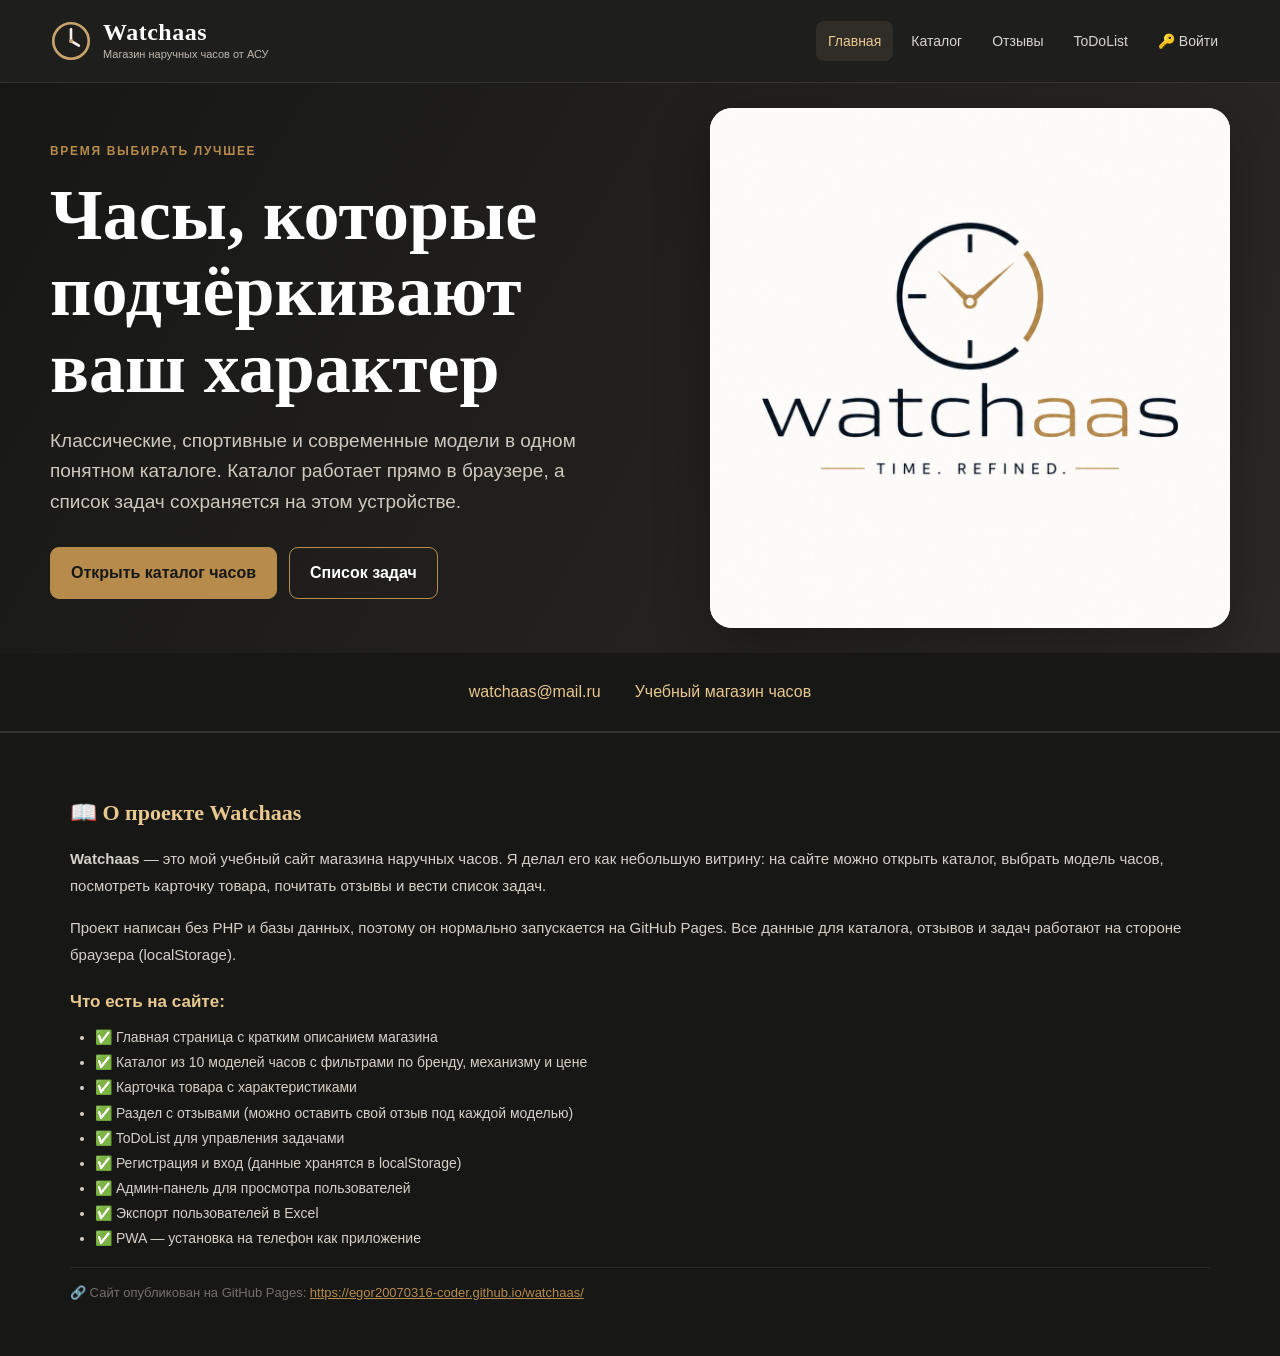
<file: index.html>
<!doctype html>
<html lang="ru">
<head>
  <meta charset="UTF-8">
  <meta name="viewport" content="width=device-width, initial-scale=1">
  <meta name="description" content="Приложение магазина часов Watchaas">
  <meta name="theme-color" content="#171716">
  <meta name="mobile-web-app-capable" content="yes">
  <meta name="apple-mobile-web-app-capable" content="yes">
  <meta name="apple-mobile-web-app-title" content="Watchaas">
  <link rel="manifest" href="manifest.json">
  <link rel="apple-touch-icon" href="assets/img/icons/pwa-icon-192.png">
  <link rel="stylesheet" href="assets/css/style.css">
  <script src="assets/js/database.js" defer></script>
  <script src="assets/js/auth.js" defer></script>
  <script src="assets/js/app.js" defer></script>
  <title>Watchaas</title>
</head>
<body>
  <header class="site-header">
    <div class="container header-inner">
      <a class="brand" href="#home" data-tab="home">
        <img src="assets/img/logo.svg" alt="" width="42" height="42">
        <span><strong>Watchaas</strong><small>Магазин наручных часов от АСУ</small></span>
      </a>
      <button class="menu-toggle" type="button" aria-expanded="false" aria-controls="mainNav">Меню</button>
      <nav id="mainNav" class="main-nav" aria-label="Основная навигация">
        <a class="active" href="#home" data-tab="home">Главная</a>
        <a href="#catalog" data-tab="catalog">Каталог</a>
        <a href="#reviews" data-tab="reviews">Отзывы</a>
        <a href="#todo" data-tab="todo">ToDoList</a>
        <a id="authLink" href="login.html" class="login-link">🔑 Войти</a>
      </nav>
    </div>
  </header>

  <main>
    <section class="hero tab-section active" id="home">
      <div class="container hero-grid">
        <div>
          <span class="eyebrow">Время выбирать лучшее</span>
          <h1>Часы, которые подчёркивают ваш характер</h1>
          <p>Классические, спортивные и современные модели в одном понятном каталоге. Каталог работает прямо в браузере, а список задач сохраняется на этом устройстве.</p>
          <div class="button-row">
            <a class="button" href="#catalog" data-tab="catalog">Открыть каталог часов</a>
            <a class="button button--ghost" href="#todo" data-tab="todo">Список задач</a>
          </div>
        </div>
        <a class="hero__logo-link" href="#catalog" data-tab="catalog" aria-label="Открыть каталог часов">
          <img class="hero__logo" src="assets/img/watchaas-logo.png" alt="Watchaas">
        </a>
      </div>
    </section>

    <section class="section tab-section" id="catalog">
      <div class="container">
        <div class="page-heading">
          <span class="eyebrow">Коллекция Watchaas</span>
          <h1>Каталог часов</h1>
          <p>Все цены и модели приведены в учебных целях. Нажмите на карточку, чтобы открыть подробности.</p>
        </div>
        <div class="catalog-layout">
          <aside class="filters">
            <form id="catalogFilters">
              <h2>Фильтры</h2>
              <label>Поиск<input id="searchFilter" placeholder="Модель или бренд"></label>
              <label>Бренд<select id="brandFilter"><option value="">Все бренды</option></select></label>
              <label>Механизм<select id="mechanismFilter"><option value="">Все</option><option>Кварцевый</option><option>Механический</option><option>Электронный</option></select></label>
              <div class="form-row">
                <label>Цена от<input type="number" id="minPriceFilter" min="0"></label>
                <label>до<input type="number" id="maxPriceFilter" min="0"></label>
              </div>
              <label>Сортировка<select id="sortFilter"><option value="">По умолчанию</option><option value="price_asc">Сначала дешевле</option><option value="price_desc">Сначала дороже</option></select></label>
              <button class="button" type="reset">Сбросить фильтры</button>
            </form>
          </aside>
          <section>
            <div class="results" id="productCount"><b>Найдено: 10</b></div>
            <div class="product-grid product-grid--catalog" id="productGrid"></div>
          </section>
        </div>
      </div>
    </section>

    <section class="section tab-section" id="product">
      <div class="container">
        <a class="back-link" href="#catalog" data-tab="catalog">← Назад в каталог</a>
        <div id="productDetail"></div>
      </div>
    </section>

    <section class="section tab-section" id="reviews">
      <div class="container">
        <div class="page-heading">
          <span class="eyebrow">Отзывы покупателей</span>
          <h1>Отзывы</h1>
        </div>
        <div class="reviews-layout">
          <div>
            <div class="review-grid" id="reviewList"></div>
          </div>
          <aside class="form-card">
            <h2>Фильтр отзывов</h2>
            <label>Дата<input type="date" id="reviewDateFilter"></label>
            <label>Сортировка<select id="reviewSort"><option value="desc">Новые сверху</option><option value="asc">Старые сверху</option></select></label>
            <button class="button" type="button" id="resetReviewFilter">Сбросить</button>
          </aside>
        </div>
      </div>
    </section>

    <section class="section tab-section" id="todo">
      <div class="container">
        <div class="page-heading">
          <span class="eyebrow">LocalStorage</span>
          <h1>ToDoList</h1>
        </div>
        <div class="todo-layout">
          <form class="form-card" id="todoForm">
            <h2>Новая задача</h2>
            <label>Название<input id="todoTitle" type="text" placeholder="Например: выбрать подарок" required></label>
            <label>Дата<input id="todoDate" type="date" required></label>
            <button class="button" type="submit">Добавить</button>
          </form>
          <section>
            <div class="todo-toolbar">
              <label>Фильтр по дате<input type="date" id="todoDateFilter"></label>
              <label>Сортировка<select id="todoSort"><option value="">По умолчанию</option><option value="asc">Дата вверх</option><option value="desc">Дата вниз</option></select></label>
            </div>
            <div class="task-list" id="todoList"></div>
          </section>
        </div>
      </div>
    </section>
  </main>

  <footer class="site-footer">
    <div class="container footer-contacts">
      <span>watchaas@mail.ru</span>
      <span>Учебный магазин часов</span>
    </div>
  </footer>

  <!-- ============================================================ -->
  <!-- ОПИСАНИЕ ПРОЕКТА — БУДЕТ В САМОМ НИЗУ СТРАНИЦЫ -->
  <!-- ============================================================ -->
  <div style="background: #171716; color: #d5d0c8; padding: 40px 0; border-top: 2px solid #34322f;">
    <div class="container" style="max-width: 1180px; margin: 0 auto; padding: 0 20px;">
      <h3 style="color: #e8c88e; font-size: 22px; margin-bottom: 15px; font-family: Georgia, serif;">📖 О проекте Watchaas</h3>
      
      <p style="font-size: 15px; line-height: 1.8; margin-bottom: 10px;">
        <strong>Watchaas</strong> — это мой учебный сайт магазина наручных часов. 
        Я делал его как небольшую витрину: на сайте можно открыть каталог, выбрать модель часов, 
        посмотреть карточку товара, почитать отзывы и вести список задач.
      </p>
      
      <p style="font-size: 15px; line-height: 1.8; margin-bottom: 15px;">
        Проект написан без PHP и базы данных, поэтому он нормально запускается на GitHub Pages. 
        Все данные для каталога, отзывов и задач работают на стороне браузера (localStorage).
      </p>
      
      <h4 style="color: #e8c88e; font-size: 17px; margin: 20px 0 10px 0;">Что есть на сайте:</h4>
      <ul style="padding-left: 25px; margin: 0 0 15px 0; line-height: 1.8; font-size: 14px;">
        <li>✅ Главная страница с кратким описанием магазина</li>
        <li>✅ Каталог из 10 моделей часов с фильтрами по бренду, механизму и цене</li>
        <li>✅ Карточка товара с характеристиками</li>
        <li>✅ Раздел с отзывами (можно оставить свой отзыв под каждой моделью)</li>
        <li>✅ ToDoList для управления задачами</li>
        <li>✅ Регистрация и вход (данные хранятся в localStorage)</li>
        <li>✅ Админ-панель для просмотра пользователей</li>
        <li>✅ Экспорт пользователей в Excel</li>
        <li>✅ PWA — установка на телефон как приложение</li>
      </ul>
      
      <p style="font-size: 13px; color: #746f68; margin-top: 15px; border-top: 1px solid #2a2826; padding-top: 15px;">
        🔗 Сайт опубликован на GitHub Pages: 
        <a href="https://egor20070316-coder.github.io/watchaas/" style="color: #b68b4c; text-decoration: underline;">
          https://egor20070316-coder.github.io/watchaas/
        </a>
      </p>
    </div>
  </div>

  <script>
    (function checkAuthStatus() {
        const savedUser = localStorage.getItem('watchaas_current_user');
        const authLink = document.getElementById('authLink');
        if (savedUser) {
            try {
                const user = JSON.parse(savedUser);
                authLink.innerHTML = `👤 ${user.name} (выйти)`;
                authLink.href = '#';
                authLink.style.color = 'var(--color-accent)';
                authLink.addEventListener('click', function(e) {
                    e.preventDefault();
                    localStorage.removeItem('watchaas_current_user');
                    window.location.href = 'index.html';
                });
            } catch {}
        }
    })();
  </script>
</body>
</html>
</file>
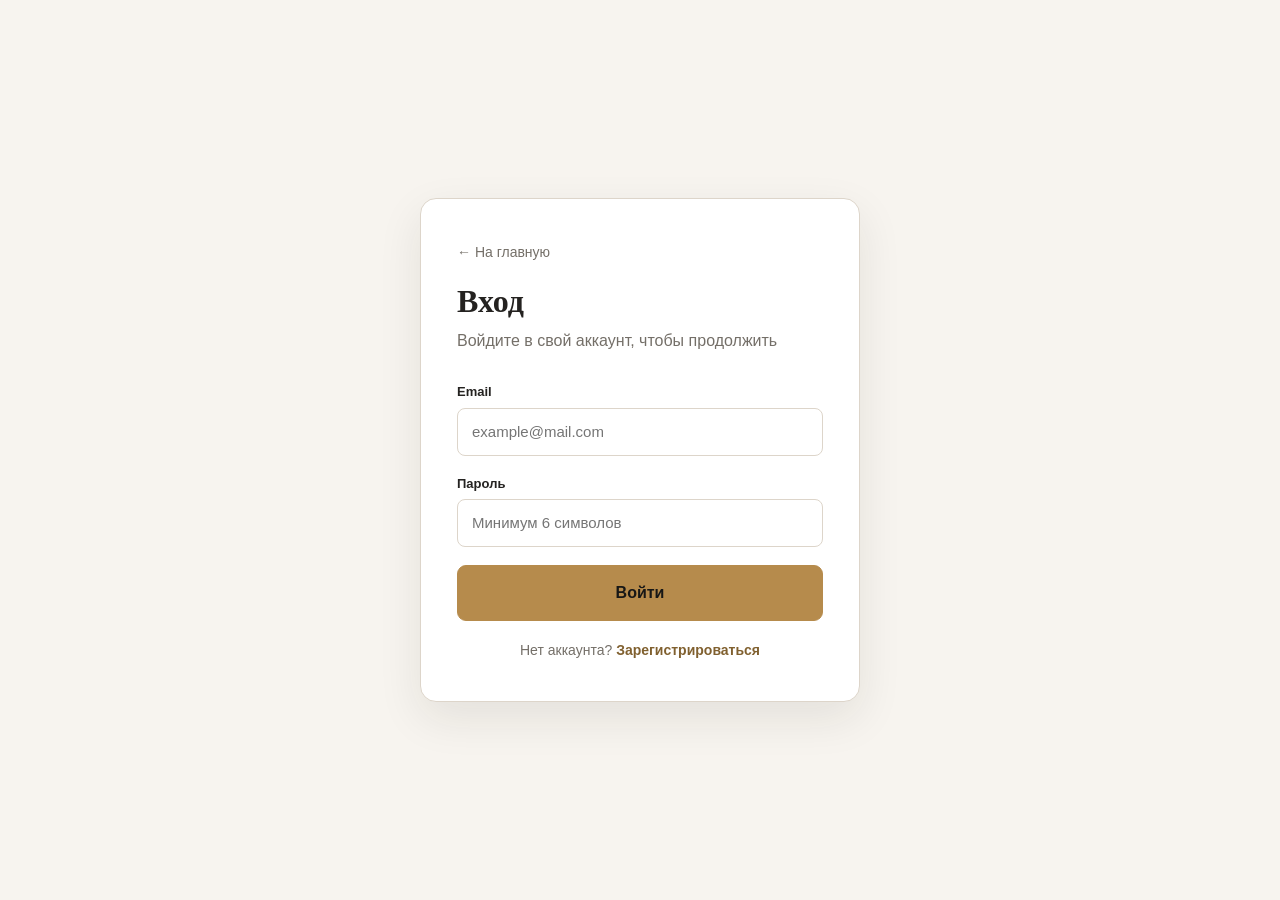
<file: login.html>
<!DOCTYPE html>
<html lang="ru">
<head>
    <meta charset="UTF-8" />
    <meta name="viewport" content="width=device-width, initial-scale=1.0" />
    <title>Вход / Регистрация — Watchaas</title>
    <link rel="stylesheet" href="assets/css/style.css" />
    <style>
        .auth-page {
            min-height: 100vh;
            display: flex;
            align-items: center;
            justify-content: center;
            background: var(--color-bg);
            padding: 30px;
        }
        .auth-container {
            max-width: 440px;
            width: 100%;
            background: var(--color-surface);
            border-radius: var(--radius);
            padding: 40px 36px;
            box-shadow: var(--shadow);
            border: 1px solid var(--color-border);
        }
        .auth-container h1 {
            font: 700 32px Georgia, serif;
            margin: 0 0 8px;
        }
        .auth-container p {
            color: var(--color-muted);
            margin: 0 0 28px;
        }
        .auth-container .form-group {
            margin-bottom: 18px;
        }
        .auth-container label {
            display: block;
            font-weight: 700;
            font-size: 13px;
            margin-bottom: 5px;
        }
        .auth-container input {
            width: 100%;
            padding: 11px 14px;
            border: 1px solid var(--color-border);
            border-radius: 8px;
            font-size: 15px;
            background: #fff;
            box-sizing: border-box;
        }
        .auth-container input:focus {
            outline: 3px solid rgba(182, 139, 76, 0.22);
            border-color: var(--color-accent);
        }
        .auth-container .button {
            width: 100%;
            justify-content: center;
            padding: 14px;
            font-size: 16px;
        }
        .auth-container .switch-link {
            text-align: center;
            margin-top: 18px;
            font-size: 14px;
            color: var(--color-muted);
        }
        .auth-container .switch-link a {
            color: var(--color-accent-dark);
            font-weight: 700;
            cursor: pointer;
        }
        .auth-container .switch-link a:hover {
            text-decoration: underline;
        }
        .auth-container .error-msg {
            background: #fde8e6;
            color: var(--color-danger);
            padding: 10px 14px;
            border-radius: 8px;
            font-size: 14px;
            margin-bottom: 16px;
            display: none;
        }
        .auth-container .success-msg {
            background: #e6f4e8;
            color: #2a7a4a;
            padding: 10px 14px;
            border-radius: 8px;
            font-size: 14px;
            margin-bottom: 16px;
            display: none;
        }
        .auth-container .hidden {
            display: none !important;
        }
        .back-to-site {
            display: inline-block;
            margin-bottom: 20px;
            color: var(--color-muted);
            font-size: 14px;
        }
        .back-to-site:hover {
            color: var(--color-accent-dark);
        }
    </style>
</head>
<body>

<div class="auth-page">
    <div class="auth-container">

        <a href="index.html" class="back-to-site">← На главную</a>

        <h1 id="form-title">Вход</h1>
        <p id="form-subtitle">Войдите в свой аккаунт, чтобы продолжить</p>

        <div id="error-msg" class="error-msg"></div>
        <div id="success-msg" class="success-msg"></div>

        <form id="auth-form">

            <div id="name-field" class="form-group hidden">
                <label for="fullname">Имя</label>
                <input type="text" id="fullname" placeholder="Введите ваше имя" autocomplete="name" />
            </div>

            <div class="form-group">
                <label for="email">Email</label>
                <input type="email" id="email" placeholder="example@mail.com" required autocomplete="email" />
            </div>

            <div class="form-group">
                <label for="password">Пароль</label>
                <input type="password" id="password" placeholder="Минимум 6 символов" required minlength="6" autocomplete="current-password" />
            </div>

            <button type="submit" class="button" id="submit-btn">Войти</button>

        </form>

        <div class="switch-link">
            <span id="switch-text">Нет аккаунта?</span>
            <a id="switch-link">Зарегистрироваться</a>
        </div>

    </div>
</div>

<!-- ВЕСЬ КОД ВСТРОЕН ПРЯМО СЮДА -->
<script>
// ============================================================
// database.js — ВСТРОЕННЫЙ
// ============================================================
const DB = {
    STORAGE_KEY: 'watchaas_users',
    getUsers() {
        try {
            const data = localStorage.getItem(this.STORAGE_KEY);
            return data ? JSON.parse(data) : [];
        } catch {
            return [];
        }
    },
    saveUsers(users) {
        localStorage.setItem(this.STORAGE_KEY, JSON.stringify(users));
    },
    findByEmail(email) {
        const users = this.getUsers();
        return users.find(u => u.email.toLowerCase() === email.toLowerCase());
    },
    authenticate(email, password) {
        const users = this.getUsers();
        return users.find(u => 
            u.email.toLowerCase() === email.toLowerCase() && 
            u.password === password
        );
    },
    register(name, email, password) {
        if (this.findByEmail(email)) {
            return { success: false, error: 'Пользователь с таким email уже существует' };
        }
        const users = this.getUsers();
        const newUser = {
            id: Date.now().toString(),
            name: name.trim(),
            email: email.trim().toLowerCase(),
            password: password,
            createdAt: new Date().toISOString()
        };
        users.push(newUser);
        this.saveUsers(users);
        return { success: true, user: newUser };
    },
    count() {
        return this.getUsers().length;
    },
    clearAll() {
        localStorage.removeItem(this.STORAGE_KEY);
    }
};
console.log('✅ DB загружена');

// ============================================================
// auth.js — ВСТРОЕННЫЙ
// ============================================================
let currentUser = null;

// Получаем элементы
const form = document.getElementById('auth-form');
const formTitle = document.getElementById('form-title');
const formSubtitle = document.getElementById('form-subtitle');
const submitBtn = document.getElementById('submit-btn');
const switchLink = document.getElementById('switch-link');
const switchText = document.getElementById('switch-text');
const nameField = document.getElementById('name-field');
const fullnameInput = document.getElementById('fullname');
const emailInput = document.getElementById('email');
const passwordInput = document.getElementById('password');
const errorMsg = document.getElementById('error-msg');
const successMsg = document.getElementById('success-msg');

let currentMode = 'login';

function switchMode(mode) {
    currentMode = mode;
    if (mode === 'login') {
        formTitle.textContent = 'Вход';
        formSubtitle.textContent = 'Войдите в свой аккаунт, чтобы продолжить';
        submitBtn.textContent = 'Войти';
        switchText.textContent = 'Нет аккаунта?';
        switchLink.textContent = 'Зарегистрироваться';
        nameField.classList.add('hidden');
        fullnameInput.removeAttribute('required');
        passwordInput.setAttribute('autocomplete', 'current-password');
    } else {
        formTitle.textContent = 'Регистрация';
        formSubtitle.textContent = 'Создайте аккаунт, чтобы пользоваться всеми функциями';
        submitBtn.textContent = 'Зарегистрироваться';
        switchText.textContent = 'Уже есть аккаунт?';
        switchLink.textContent = 'Войти';
        nameField.classList.remove('hidden');
        fullnameInput.setAttribute('required', 'required');
        passwordInput.setAttribute('autocomplete', 'new-password');
    }
    hideMessages();
}

function showError(msg) {
    errorMsg.textContent = msg;
    errorMsg.style.display = 'block';
    successMsg.style.display = 'none';
}

function showSuccess(msg) {
    successMsg.textContent = msg;
    successMsg.style.display = 'block';
    errorMsg.style.display = 'none';
}

function hideMessages() {
    errorMsg.style.display = 'none';
    successMsg.style.display = 'none';
}

// Обработка формы
form.addEventListener('submit', function(e) {
    e.preventDefault();
    hideMessages();

    const email = emailInput.value.trim();
    const password = passwordInput.value.trim();

    if (!email || !password) {
        showError('Пожалуйста, заполните все поля');
        return;
    }

    if (password.length < 6) {
        showError('Пароль должен содержать минимум 6 символов');
        return;
    }

    if (currentMode === 'login') {
        // ВХОД
        const user = DB.authenticate(email, password);
        if (user) {
            currentUser = user;
            showSuccess(`Добро пожаловать, ${user.name}! 🎉`);
            localStorage.setItem('watchaas_current_user', JSON.stringify(user));
            setTimeout(() => {
                window.location.href = 'index.html';
            }, 1000);
        } else {
            showError('Неверный email или пароль. Попробуйте снова.');
        }
    } else {
        // РЕГИСТРАЦИЯ
        const name = fullnameInput.value.trim();
        if (!name) {
            showError('Пожалуйста, введите ваше имя');
            return;
        }

        const result = DB.register(name, email, password);
        if (result.success) {
            showSuccess(`Аккаунт создан! Добро пожаловать, ${name}! 🎉`);
            fullnameInput.value = '';
            emailInput.value = '';
            passwordInput.value = '';
            setTimeout(() => {
                switchMode('login');
                hideMessages();
                emailInput.value = email;
                showSuccess('Теперь вы можете войти в свой аккаунт!');
            }, 1500);
        } else {
            showError(result.error);
        }
    }
});

// Переключение режима
switchLink.addEventListener('click', function(e) {
    e.preventDefault();
    hideMessages();
    if (currentMode === 'login') {
        switchMode('register');
    } else {
        switchMode('login');
    }
});

// Проверка сессии
function checkSession() {
    const savedUser = localStorage.getItem('watchaas_current_user');
    if (savedUser) {
        try {
            currentUser = JSON.parse(savedUser);
            const userInDB = DB.findByEmail(currentUser.email);
            if (userInDB) {
                currentUser = userInDB;
                showSuccess(`Вы уже вошли как ${currentUser.name}`);
                setTimeout(() => {
                    window.location.href = 'index.html';
                }, 1500);
            } else {
                localStorage.removeItem('watchaas_current_user');
                currentUser = null;
            }
        } catch {
            localStorage.removeItem('watchaas_current_user');
            currentUser = null;
        }
    }
}

checkSession();
switchMode('login');
console.log('✅ auth.js загружен');
</script>

</body>
</html>
</file>
<file: assets/css/style.css>
:root{--color-bg:#f7f4ef;--color-surface:#fff;--color-text:#242220;--color-muted:#746f68;--color-accent:#b68b4c;--color-accent-dark:#80602f;--color-border:#ddd5ca;--color-dark:#171716;--color-danger:#a53b35;--shadow:0 16px 45px rgba(35,31,26,.09);--radius:16px}*{box-sizing:border-box}html{scroll-behavior:smooth}body{margin:0;background:var(--color-bg);color:var(--color-text);font:16px/1.6 Arial,sans-serif}img{display:block;max-width:100%}a{color:inherit;text-decoration:none}button,input,select,textarea{font:inherit}.container{width:min(1180px,calc(100% - 40px));margin:auto}.site-header{position:sticky;top:0;z-index:20;background:rgba(23,23,22,.97);color:#fff;border-bottom:1px solid #34322f}.header-inner{min-height:82px;display:flex;align-items:center;justify-content:space-between;gap:24px}.brand{display:flex;align-items:center;gap:11px}.brand span{display:flex;flex-direction:column}.brand strong{font:700 24px Georgia,serif;letter-spacing:.5px}.brand small{color:#bdb8b0;font-size:11px}.main-nav{display:flex;align-items:center;gap:6px}.main-nav a{padding:9px 12px;border-radius:8px;color:#d8d4ce;font-size:14px}.main-nav a:hover,.main-nav a.active{background:#302d29;color:#e8c88e}.menu-toggle{display:none;background:transparent;border:1px solid #665f56;border-radius:8px;color:#fff;padding:8px 12px}.hero{background:linear-gradient(120deg,#171716,#2b2926);color:#fff;overflow:hidden}.hero-grid{display:grid;grid-template-columns:1.05fr .95fr;align-items:center;min-height:570px}.hero h1{font:700 clamp(42px,6vw,72px)/1.06 Georgia,serif;max-width:720px;margin:14px 0 20px}.hero p{color:#cec8bf;max-width:570px;font-size:19px}.eyebrow{color:var(--color-accent);font-weight:700;letter-spacing:.14em;text-transform:uppercase;font-size:12px}.button-row{display:flex;gap:12px;margin-top:30px}.button{display:inline-flex;justify-content:center;align-items:center;border:1px solid var(--color-accent);background:var(--color-accent);color:#171716;border-radius:9px;padding:12px 20px;font-weight:700;cursor:pointer}.button:hover{background:#c79c5a}.button--ghost{background:transparent;color:inherit}.button--small{padding:8px 12px;font-size:13px}.section{padding-top:70px;padding-bottom:80px}.tab-section{display:none}.tab-section.active{display:block}.active-only-home{display:none}.active-only-home.is-visible{display:block}.section-heading{display:flex;align-items:end;justify-content:space-between;gap:20px;margin-bottom:26px}.section-heading h2,.page-heading h1{font:700 clamp(32px,5vw,48px)/1.15 Georgia,serif;margin:5px 0}.back-link{display:inline-block;margin-bottom:22px;color:var(--color-accent-dark);font-weight:700}.page-heading{margin-bottom:38px}.page-heading p{color:var(--color-muted);margin:8px 0}.product-grid{display:grid;grid-template-columns:repeat(4,1fr);gap:20px}.product-grid--catalog{grid-template-columns:repeat(3,1fr)}.product-card{background:var(--color-surface);border:1px solid var(--color-border);border-radius:var(--radius);overflow:hidden;box-shadow:0 7px 24px rgba(35,31,26,.04);transition:.2s}.product-card:hover{transform:translateY(-4px);box-shadow:var(--shadow)}.product-card__link{display:block;height:100%;cursor:pointer}.product-card__link:focus-visible{outline:3px solid var(--color-accent);outline-offset:-3px}.product-card__image{display:block;aspect-ratio:1.15;background:#eee8de;overflow:hidden}.product-card__image img{width:100%;height:100%;object-fit:cover;object-position:center;background:#fff;transition:.25s}.product-card:hover img{transform:scale(1.025)}.product-card__body{padding:20px}.product-card small,.sku{color:var(--color-muted)}.product-card h3{font:700 22px Georgia,serif;margin:3px 0}.product-card p{color:var(--color-muted);font-size:13px;margin:5px 0}.rating{color:#bb8230;letter-spacing:1px}.price{display:flex;align-items:center;gap:10px;font-size:20px;font-weight:700;margin-top:12px}.price del{color:#9b9690;font-size:14px;font-weight:400}.price--large{font-size:34px;margin:20px 0}.benefits{background:#eae2d6;padding:35px 0}.benefit-grid{display:grid;grid-template-columns:repeat(3,1fr)}.benefit-grid article{display:flex;flex-direction:column;text-align:center;border-right:1px solid #d0c4b5}.benefit-grid article:last-child{border:0}.benefit-grid span{color:var(--color-muted)}.catalog-layout{display:grid;grid-template-columns:265px 1fr;gap:30px;align-items:start}.filters,.form-card,.content-card{background:var(--color-surface);border:1px solid var(--color-border);border-radius:var(--radius);padding:24px;box-shadow:0 8px 28px rgba(35,31,26,.05)}.filters{position:sticky;top:105px}.filters h2,.form-card h2{font:700 25px Georgia,serif;margin-top:0}.filters form,.form-card{display:flex;flex-direction:column;gap:15px}label{display:flex;flex-direction:column;gap:5px;font-size:13px;font-weight:700}input,select,textarea{width:100%;border:1px solid var(--color-border);background:#fff;border-radius:8px;padding:11px;color:var(--color-text)}input:focus,select:focus,textarea:focus{outline:3px solid rgba(182,139,76,.22);border-color:var(--color-accent)}.form-row{display:grid;grid-template-columns:1fr 1fr;gap:10px}.results{margin-bottom:16px}.empty{padding:40px;text-align:center;border:1px dashed #cabdab;background:#fffaf4;border-radius:var(--radius);color:var(--color-muted)}.product-detail{display:grid;grid-template-columns:1fr 1fr;gap:60px;align-items:center;margin-top:25px}.product-detail__image{background:#fff;border-radius:24px;overflow:hidden}.product-detail__image img{width:100%;aspect-ratio:1.1;object-fit:cover;object-position:center}.product-detail h1{font:700 clamp(40px,6vw,64px)/1 Georgia,serif;margin:8px 0}.specs{border-top:1px solid var(--color-border);margin-top:18px}.specs div{display:flex;justify-content:space-between;gap:16px;padding:11px 0;border-bottom:1px solid var(--color-border)}.specs dt{color:var(--color-muted)}.specs dd{margin:0;font-weight:700;text-align:right}.review-grid{display:grid;gap:15px}.review-card{background:#fff;border:1px solid var(--color-border);border-radius:12px;padding:20px}.review-card>div{display:flex;justify-content:space-between;gap:12px}.review-card p{margin-bottom:8px}.review-card time,.review-card small{color:var(--color-muted)}.reviews-layout{display:grid;grid-template-columns:1fr 390px;gap:35px;align-items:start}.reviews-layout aside{position:sticky;top:105px}.todo-layout{display:grid;grid-template-columns:340px 1fr;gap:30px;align-items:start}.todo-toolbar{display:flex;align-items:center;gap:10px;flex-wrap:wrap;margin-bottom:15px}.todo-toolbar label{flex:1;min-width:180px}.task-list{display:grid;gap:12px}.task-card{display:grid;grid-template-columns:1fr auto;gap:14px;align-items:center;background:#fff;border:1px solid var(--color-border);border-radius:12px;padding:16px}.task-card h3{margin:0}.task-card p{margin:4px 0;color:var(--color-muted)}.task-actions{display:flex;gap:5px;flex-wrap:wrap}.task-actions button,.todo-delete{border:1px solid var(--color-border);background:#faf8f4;border-radius:6px;padding:6px 8px;cursor:pointer}.todo-delete{border-color:#cfaaa7;color:var(--color-danger)}.site-footer{background:var(--color-dark);color:#d5d0c8;padding:26px 0}.footer-contacts{display:flex;justify-content:center;align-items:center;gap:34px}.footer-contacts span{color:#e8c88e}.hero__logo-link{display:block;width:min(100%,520px);aspect-ratio:1;justify-self:end;overflow:hidden;background:#fff;border-radius:22px;box-shadow:0 20px 55px rgba(0,0,0,.28);line-height:0;transition:transform .2s,box-shadow .2s}.hero__logo-link:hover{transform:translateY(-4px);box-shadow:0 26px 65px rgba(0,0,0,.34)}.hero .hero__logo{width:100%;height:100%;max-height:none;object-fit:cover;transform:scale(1.18)}.product-card__image img[src$="real-01.jpg"],.product-detail__image img[src$="real-01.jpg"]{transform:scale(1.35)}.product-card__image img[src$="real-06.jpg"],.product-detail__image img[src$="real-06.jpg"]{transform:scale(1.1)}@media(max-width:900px){.menu-toggle{display:block}.main-nav{display:none;position:absolute;top:82px;left:0;right:0;background:#1d1c1b;padding:15px 20px;flex-direction:column;align-items:stretch}.main-nav.is-open{display:flex}.hero-grid,.product-detail,.reviews-layout,.todo-layout{grid-template-columns:1fr}.hero-grid{padding:60px 0;gap:36px}.hero__logo-link{width:min(100%,460px);justify-self:center}.product-grid,.product-grid--catalog{grid-template-columns:repeat(2,1fr)}.catalog-layout{grid-template-columns:1fr}.filters,.reviews-layout aside{position:static}.todo-toolbar label{min-width:0}}@media(max-width:560px){.container{width:min(100% - 24px,1180px)}.brand small{display:none}.hero-grid{min-height:auto;padding:44px 0 34px;gap:28px}.hero h1{font-size:39px}.hero__logo-link{width:min(100%,330px);border-radius:16px}.section{padding-top:45px;padding-bottom:55px}.product-grid,.product-grid--catalog,.benefit-grid{grid-template-columns:1fr}.benefit-grid article{border-right:0;border-bottom:1px solid #d0c4b5;padding:14px}.form-row{grid-template-columns:1fr}.product-detail{gap:25px}.task-card{grid-template-columns:1fr}.todo-toolbar{align-items:stretch;flex-direction:column}.button-row{flex-direction:column}.footer-contacts{flex-direction:column;gap:6px}}
</file>
